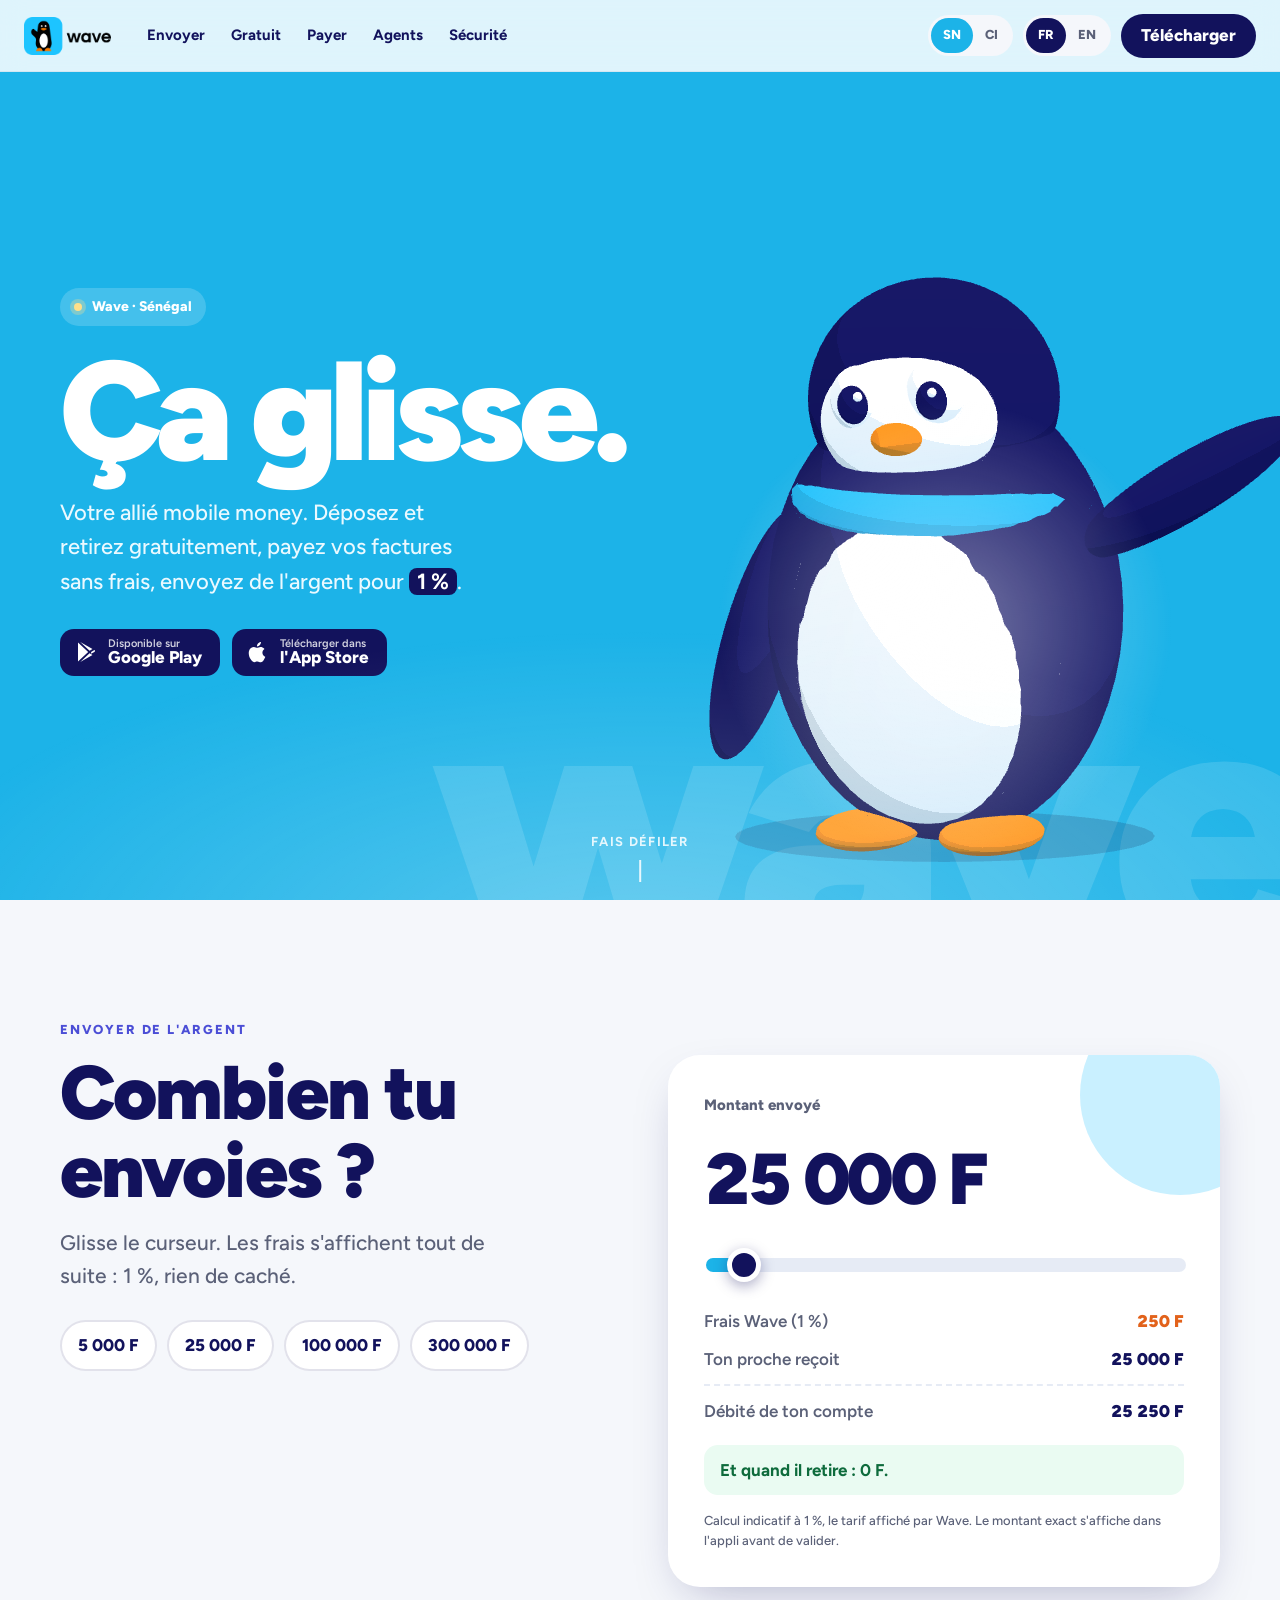
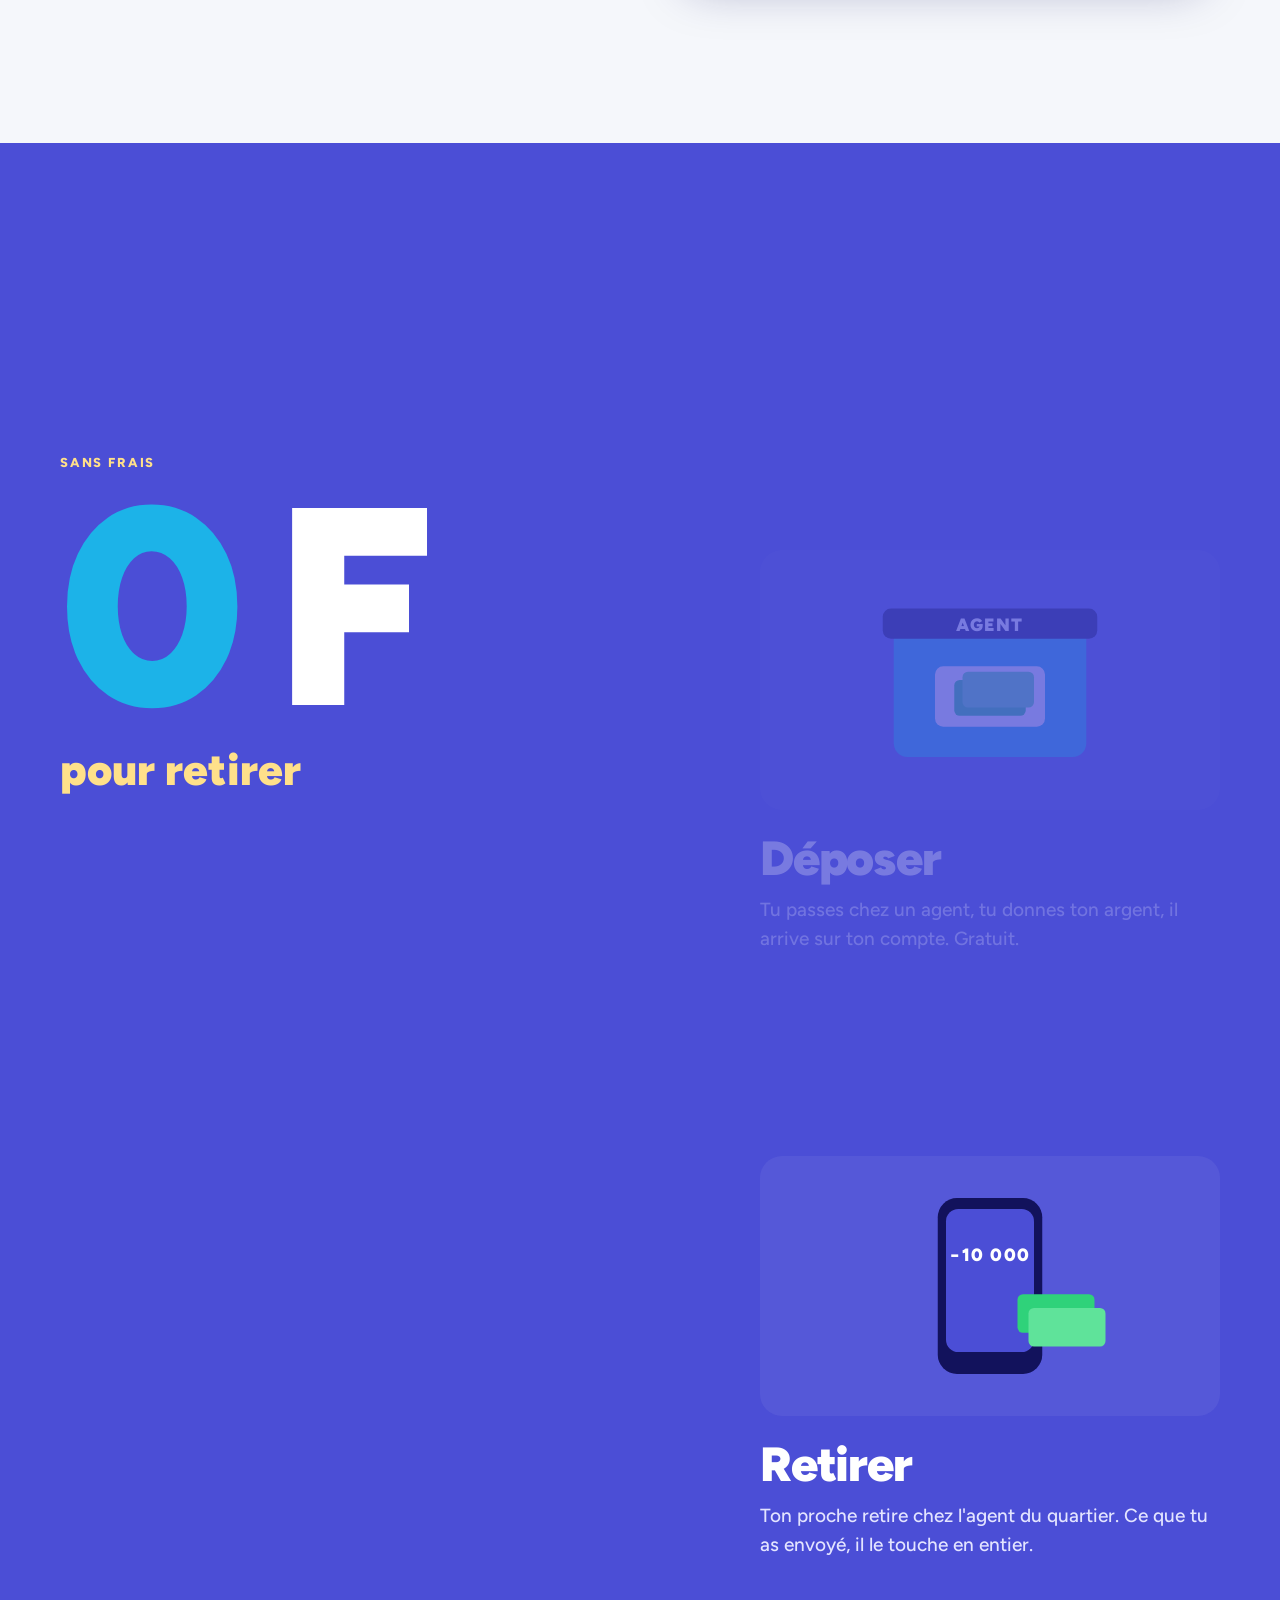
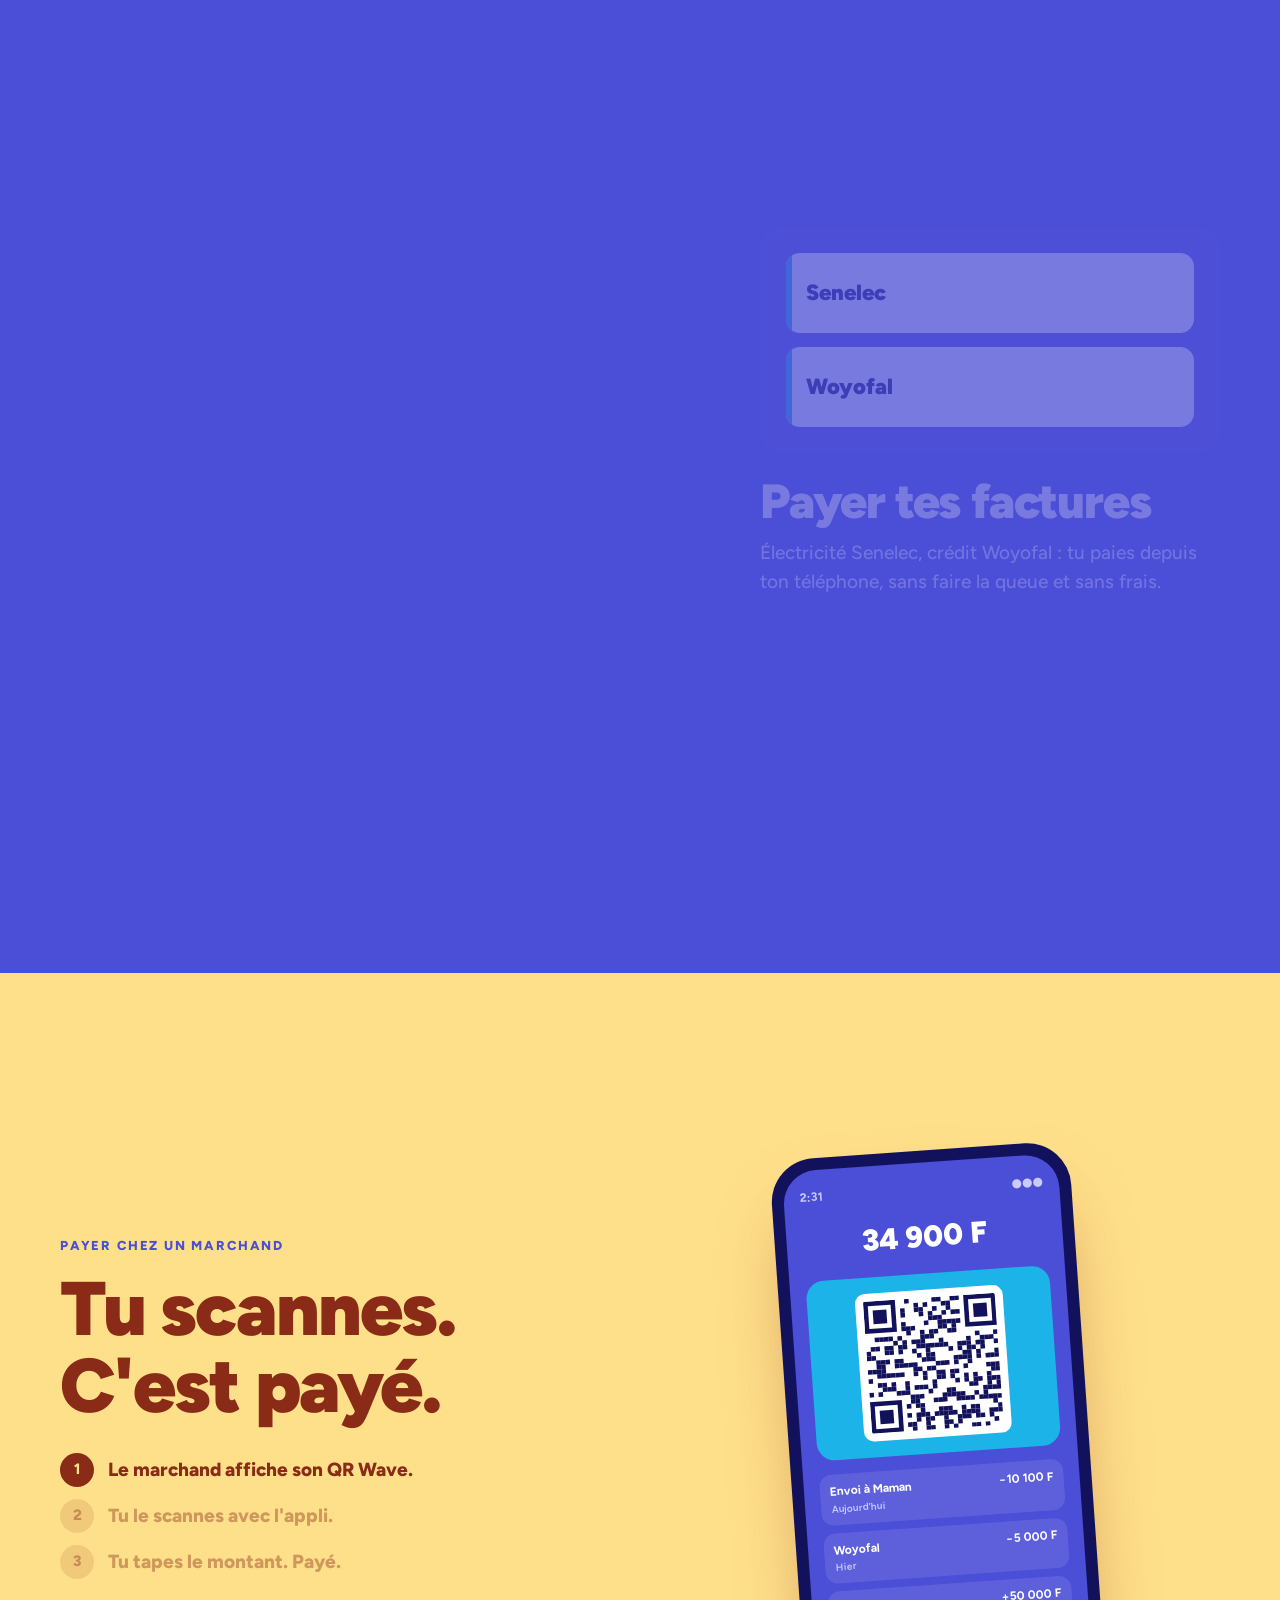
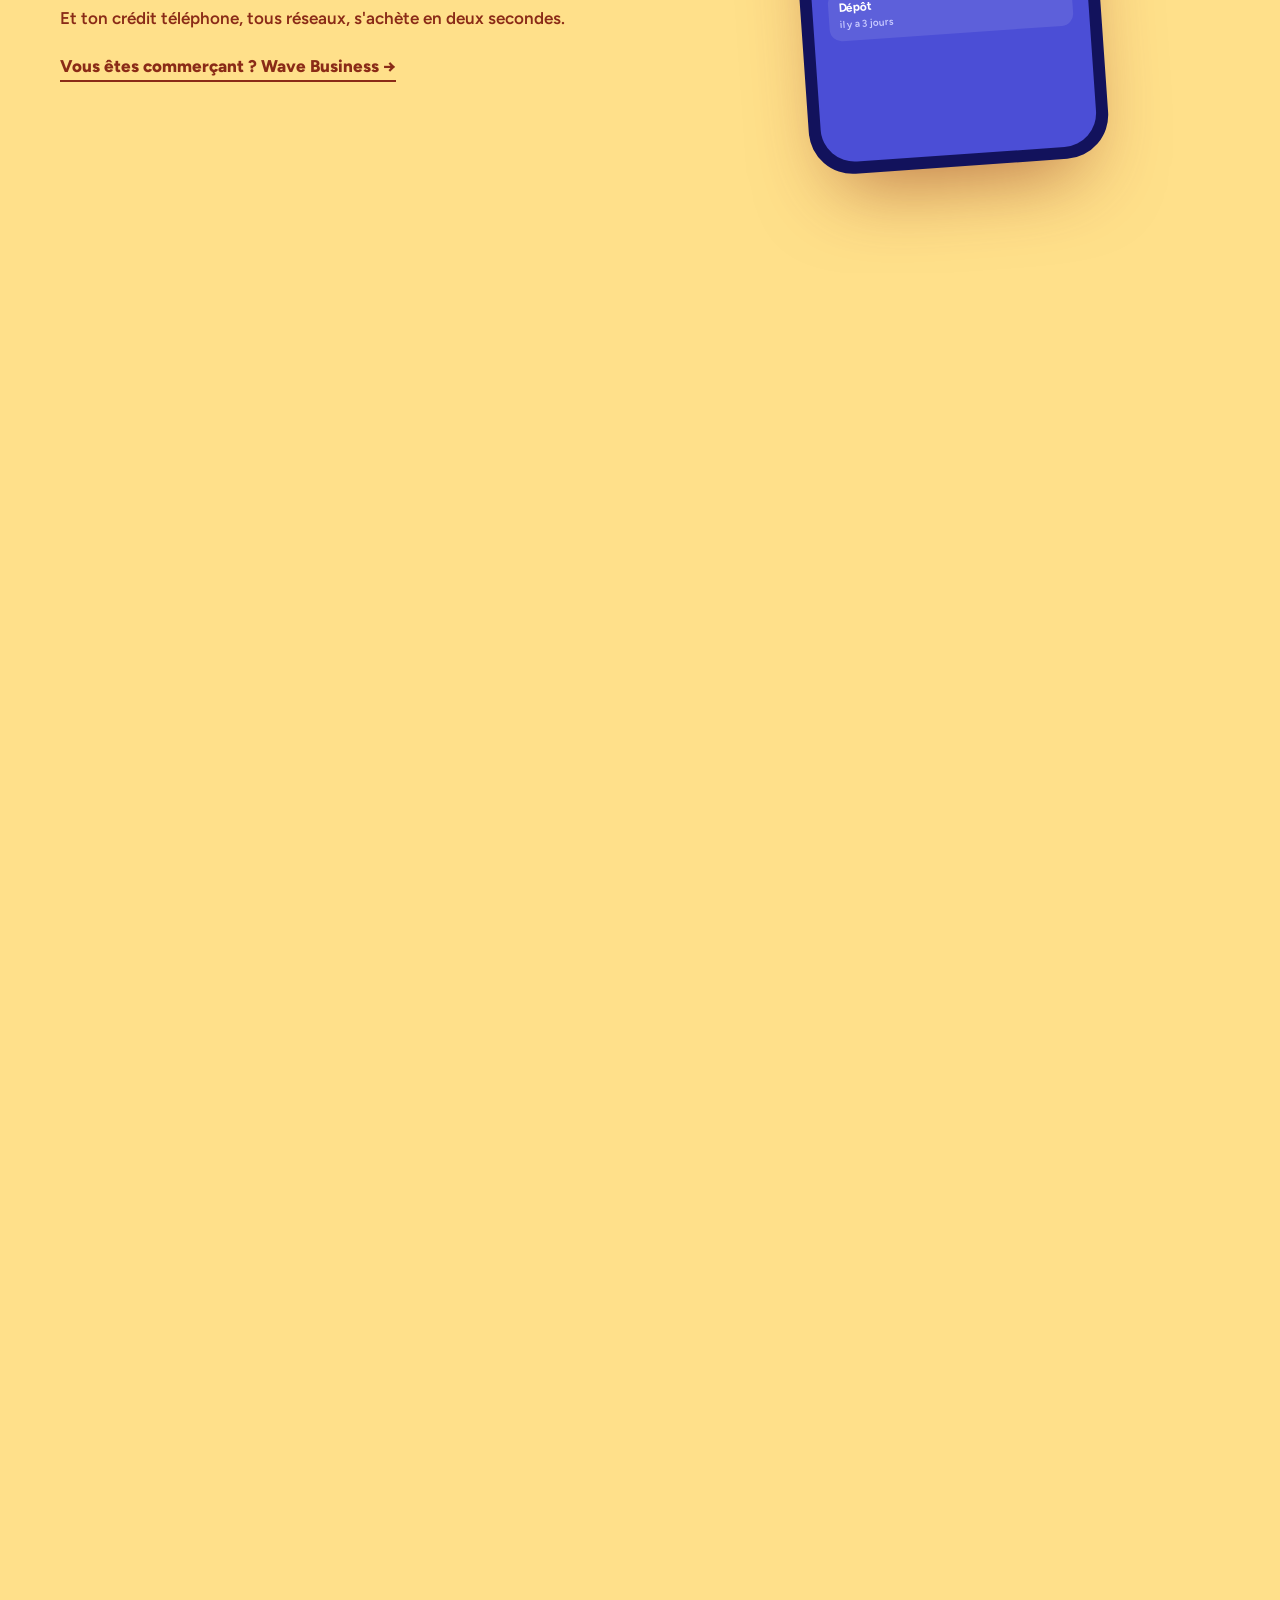
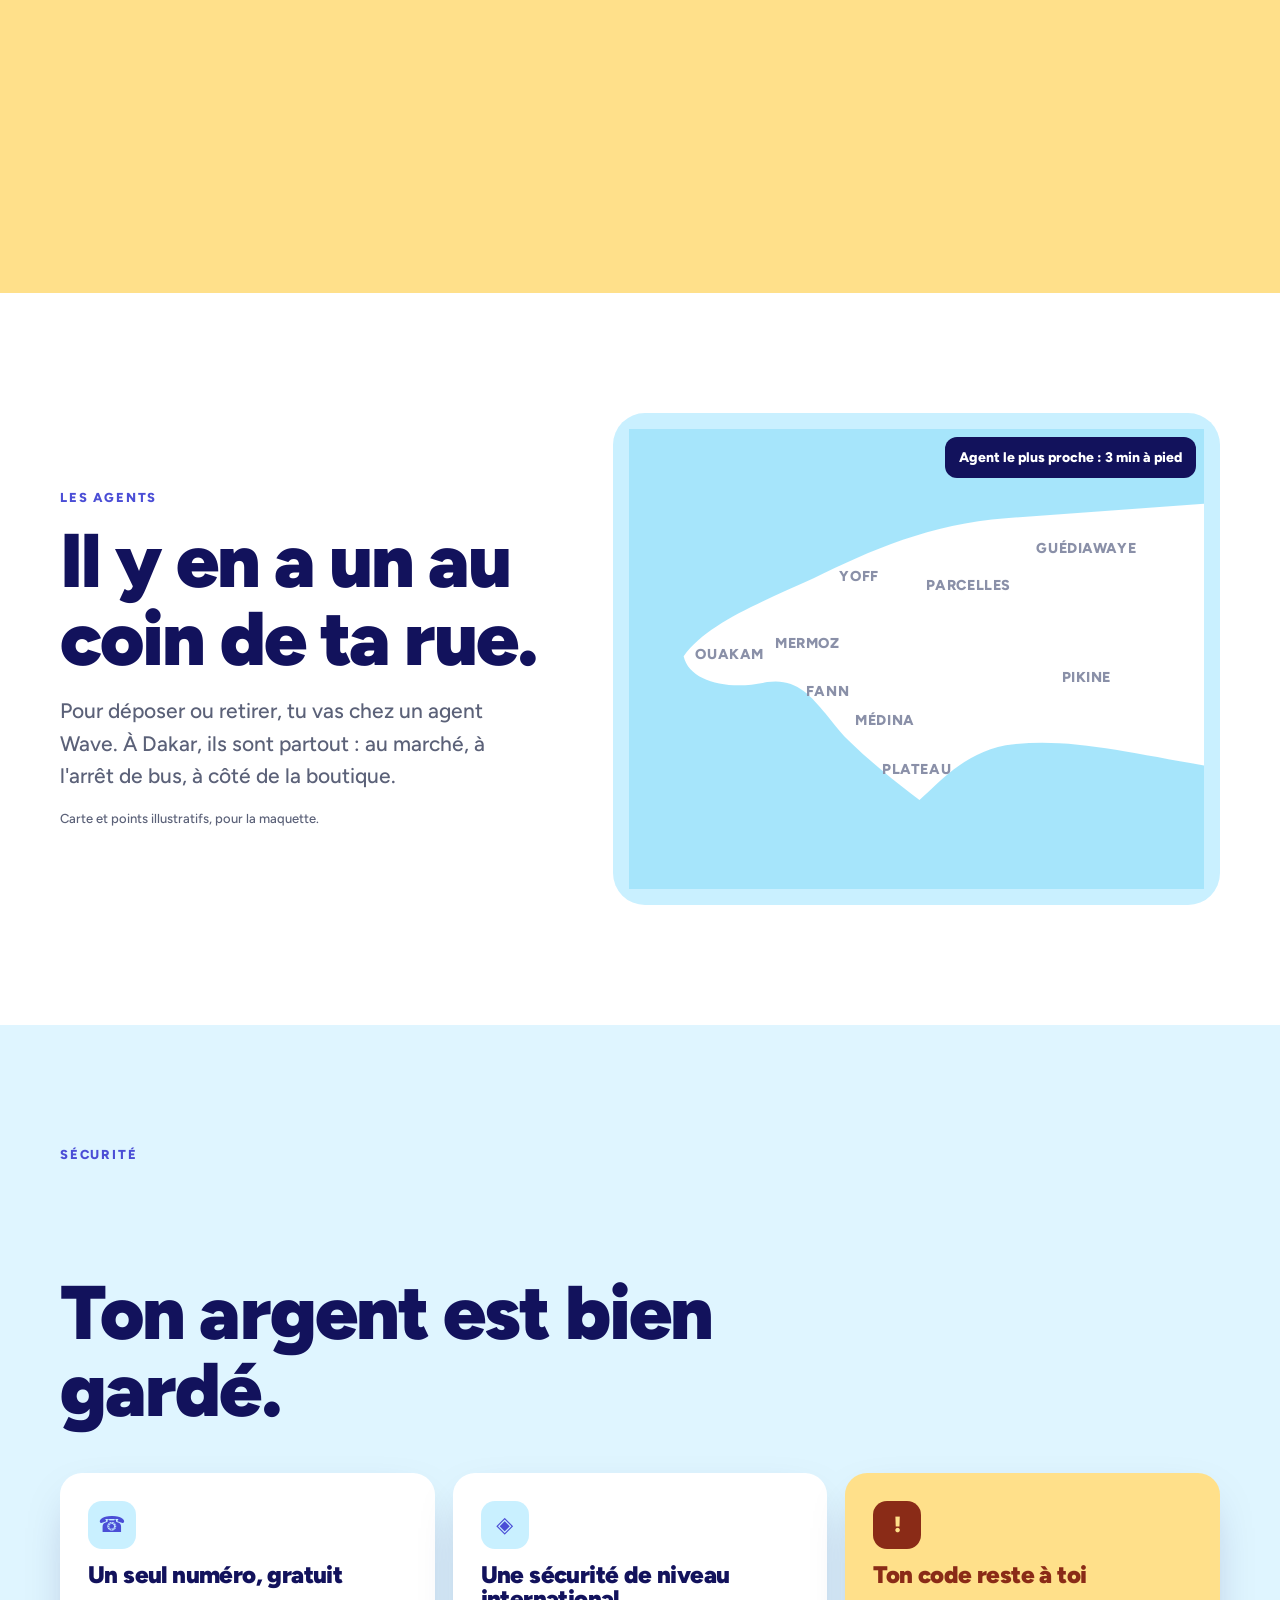
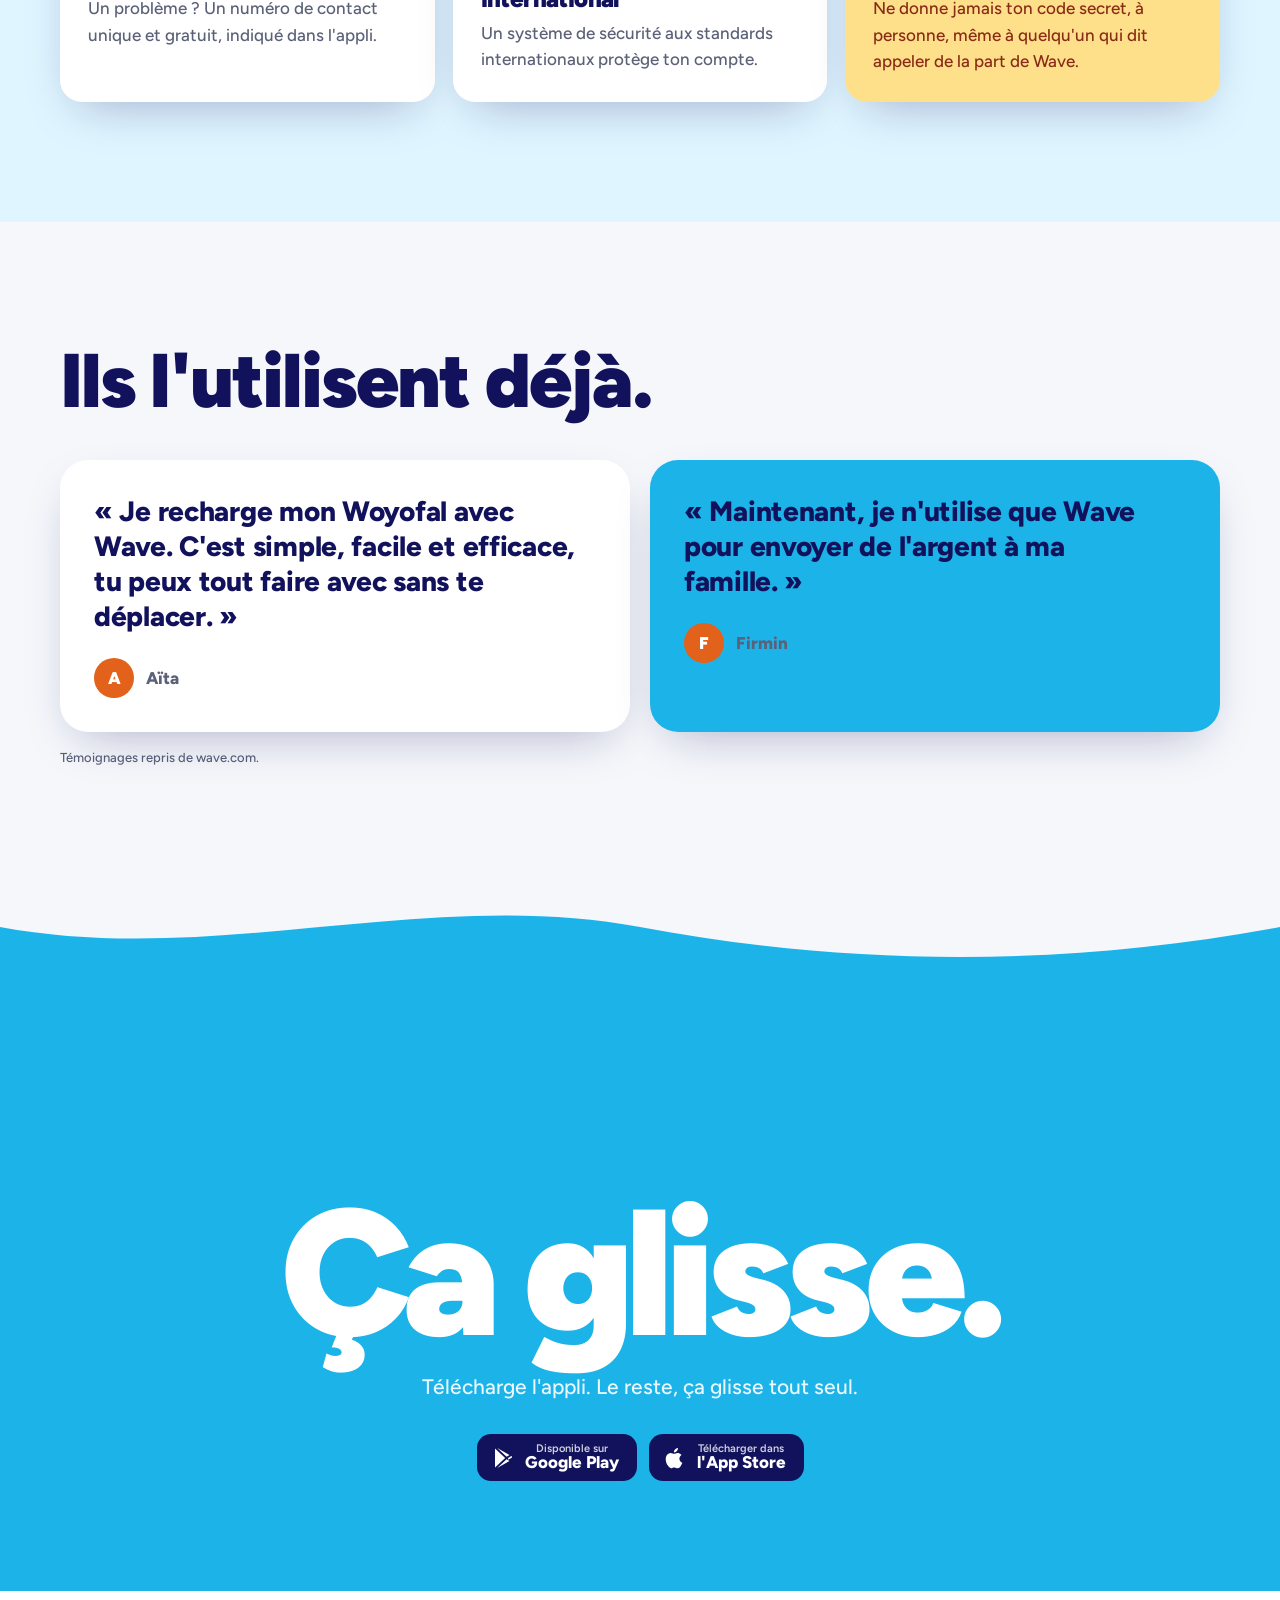
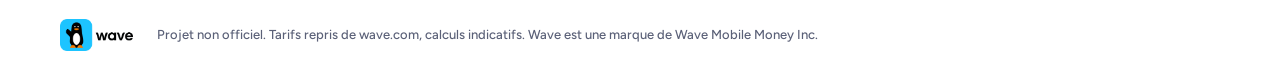
<file: site/index.html>
<!doctype html>
<html lang="fr">
<head>
<meta charset="utf-8">
<meta name="viewport" content="width=device-width, initial-scale=1">
<title>Wave — Ça glisse.</title>
<meta name="description" content="Wave, votre allié mobile money : dépôt et retrait gratuits, factures sans frais, transferts pour 1 %. Concept de site non officiel.">
<meta name="theme-color" content="#1cb3e8">
<link rel="icon" href="assets/img/favicon.svg" type="image/svg+xml">
<link rel="preconnect" href="https://fonts.googleapis.com"><link rel="preconnect" href="https://fonts.gstatic.com" crossorigin>
<link href="https://fonts.googleapis.com/css2?family=Figtree:wght@500;600;700;800;900&display=swap" rel="stylesheet">
<link rel="stylesheet" href="assets/css/wave.css?v=3">
</head>
<body>
<a class="saut" href="#contenu" data-i="saut">Aller au contenu</a>

<header class="top" id="top">
  <a class="top__logo" href="./" aria-label="Wave, accueil"><img src="assets/img/logo-wave.png" alt="Wave" width="140" height="48"></a>
  <nav class="top__nav" id="menu" aria-label="Navigation principale">
    <a href="#envoyer" data-i="nav1">Envoyer</a>
    <a href="#gratuit" data-i="nav2">Gratuit</a>
    <a href="#payer" data-i="nav3">Payer</a>
    <a href="#agents" data-i="nav4">Agents</a>
    <a href="#securite" data-i="nav5">Sécurité</a>
  </nav>
  <div class="top__outils">
    <div class="bascule" role="group" aria-label="Pays" data-i-aria="pays">
      <button type="button" data-pays="sn" aria-pressed="true">SN</button>
      <button type="button" data-pays="ci" aria-pressed="false">CI</button>
    </div>
    <div class="bascule bascule--fine" role="group" aria-label="Langue" data-i-aria="langue">
      <button type="button" data-lang="fr" aria-pressed="true">FR</button>
      <button type="button" data-lang="en" aria-pressed="false">EN</button>
    </div>
    <a class="btn btn--nuit top__cta js-store" href="#fin" data-i="cta">Télécharger</a>
    <button class="top__burger" id="burger" type="button" aria-expanded="false" aria-controls="menu" aria-label="Ouvrir le menu" data-i-aria="burger"><span></span><span></span></button>
  </div>
</header>

<main id="contenu">

<!-- 1. HÉROS : l'envoi glisse d'un téléphone à l'autre -->
<section class="hero" id="hero" aria-labelledby="hero-titre">
  <p class="hero__geant" aria-hidden="true">wave</p>
  <div class="hero__stick">
    <div class="hero__txt">
      <p class="kicker"><span class="kicker__point"></span><span id="h-kicker">Wave · Sénégal</span></p>
      <h1 class="hero__titre" id="hero-titre" data-i="h1">Ça glisse.</h1>
      <p class="hero__sous" data-i="hsous">Votre allié mobile money. Déposez et retirez gratuitement, payez vos factures sans frais, envoyez de l'argent pour <b>1&nbsp;%</b>.</p>
      <div class="stores">
        <a class="store js-store-play" href="https://play.google.com/store/apps/details?id=com.wave.personal" target="_blank" rel="noopener"><svg viewBox="0 0 24 24" aria-hidden="true"><path d="M4 2.5v19l10.2-9.5zM15.6 13.3 6.2 22l12.3-7zm0-2.6L6.2 2l12.3 7zm1.5 1.3 3.3-1.9a1 1 0 0 1 0 1.8L17.1 13.8z" fill="currentColor"/></svg><span><small data-i="play1">Disponible sur</small>Google Play</span></a>
        <a class="store js-store-ios" href="https://apps.apple.com/sn/app/wave-mobile-money/id1523884528" target="_blank" rel="noopener"><svg viewBox="0 0 24 24" aria-hidden="true"><path d="M16.4 12.6c0-2.4 2-3.6 2.1-3.7-1.2-1.7-3-1.9-3.6-2-1.5-.2-3 .9-3.8.9-.8 0-2-.9-3.3-.9-1.7 0-3.3 1-4.2 2.5-1.8 3.1-.5 7.7 1.3 10.2.9 1.2 1.9 2.6 3.2 2.6 1.3-.1 1.8-.8 3.3-.8 1.6 0 2 .8 3.4.8 1.4 0 2.3-1.3 3.1-2.5 1-1.4 1.4-2.8 1.4-2.9-.1 0-2.9-1.1-2.9-4.2zM13.9 5.1c.7-.9 1.2-2 1-3.1-1 0-2.2.7-2.9 1.5-.6.7-1.2 1.9-1 3 1.1.1 2.2-.6 2.9-1.4z" fill="currentColor"/></svg><span><small data-i="ios1">Télécharger dans</small>l'App Store</span></a>
      </div>
    </div>

    <div class="hero__place" aria-hidden="true"><div class="hero__halo"></div><div class="p-place" data-pingouin="coucou" data-ry="-0.35"></div></div>
    <p class="defile" data-i="defile">Fais défiler</p>
  </div>
</section>

<!-- 2. CALCULATEUR -->
<section class="calc" id="envoyer" aria-labelledby="calc-titre">
  <div class="enveloppe calc__grille">
    <div>
      <p class="etiq" data-i="c-etiq">Envoyer de l'argent</p>
      <h2 class="titre" id="calc-titre" data-i="c-titre">Combien tu envoies&nbsp;?</h2>
      <p class="chapo" data-i="c-chapo">Glisse le curseur. Les frais s'affichent tout de suite&nbsp;: 1&nbsp;%, rien de caché.</p>
      <div class="calc__puces" role="group" aria-label="Montants rapides" data-i-aria="c-puces">
        <button type="button" data-m="5000">5 000 F</button>
        <button type="button" data-m="25000">25 000 F</button>
        <button type="button" data-m="100000">100 000 F</button>
        <button type="button" data-m="300000">300 000 F</button>
      </div>
      <div class="p-place p-calc" data-pingouin="billets" data-ry="0.35" aria-hidden="true"></div>
    </div>
    <div class="calc__carte">
      <label class="calc__label" for="c-montant" data-i="c-label">Montant envoyé</label>
      <output class="calc__montant" id="c-sortie" for="c-montant">25 000 F</output>
      <input class="calc__curseur" id="c-montant" type="range" min="1000" max="500000" step="500" value="25000">
      <dl class="calc__detail">
        <div><dt data-i="c-frais">Frais Wave (1&nbsp;%)</dt><dd id="c-frais">250 F</dd></div>
        <div><dt data-i="c-recu">Ton proche reçoit</dt><dd id="c-recu">25 000 F</dd></div>
        <div class="calc__total"><dt data-i="c-total">Débité de ton compte</dt><dd id="c-total">25 250 F</dd></div>
      </dl>
      <p class="calc__retrait" data-i="c-retrait">Et quand il retire&nbsp;: <b>0&nbsp;F</b>.</p>
      <p class="note" data-i="c-note">Calcul indicatif à 1&nbsp;%, le tarif affiché par Wave. Le montant exact s'affiche dans l'appli avant de valider.</p>
    </div>
  </div>
</section>

<!-- 3. GRATUIT : un zéro qui reste, trois scènes qui passent -->
<section class="gratuit" id="gratuit" aria-labelledby="gratuit-titre">
  <div class="gratuit__stick">
    <p class="etiq etiq--clair" data-i="g-etiq">Sans frais</p>
    <div class="gratuit__zone"><h2 class="gratuit__zero" id="gratuit-titre"><span>0</span>&nbsp;F</h2>
      <div class="p-place p-zero-a" data-pingouin="glisse" data-ry="1.35" data-k="0.08" data-tenir="0" aria-hidden="true"></div>
      <div class="p-place p-zero-b" data-pingouin="glisse" data-ry="1.35" data-k="0.92" data-tenir="0" aria-hidden="true"></div></div>
    <p class="gratuit__mot" id="g-mot" aria-live="polite">pour déposer</p>
  </div>
  <div class="gratuit__scenes">
    <article class="scene-g" data-mot="pour déposer" data-mot-en="to deposit">
      <div class="scene-g__ill" aria-hidden="true">
        <svg viewBox="0 0 200 160"><rect x="30" y="40" width="140" height="96" rx="10" fill="#1cb3e8"/><rect x="22" y="28" width="156" height="22" rx="6" fill="#12125c"/><text x="100" y="44" class="ill-txt">AGENT</text><rect x="60" y="70" width="80" height="44" rx="6" fill="#fff"/><g class="ill-billets"><rect x="74" y="80" width="52" height="26" rx="4" fill="#2fd27a"/><rect x="80" y="74" width="52" height="26" rx="4" fill="#5fe39a"/></g></svg>
      </div>
      <h3 data-i="g1t">Déposer</h3>
      <p data-i="g1p">Tu passes chez un agent, tu donnes ton argent, il arrive sur ton compte. Gratuit.</p>
    </article>
    <article class="scene-g" data-mot="pour retirer" data-mot-en="to withdraw">
      <div class="scene-g__ill" aria-hidden="true">
        <svg viewBox="0 0 200 160"><rect x="62" y="16" width="76" height="128" rx="14" fill="#12125c"/><rect x="68" y="24" width="64" height="104" rx="9" fill="#4b4ed6"/><text x="100" y="62" class="ill-txt">−10 000</text><g class="ill-sortie"><rect x="120" y="86" width="56" height="28" rx="4" fill="#2fd27a"/><rect x="128" y="96" width="56" height="28" rx="4" fill="#5fe39a"/></g></svg>
      </div>
      <h3 data-i="g2t">Retirer</h3>
      <p data-i="g2p">Ton proche retire chez l'agent du quartier. Ce que tu as envoyé, il le touche en entier.</p>
    </article>
    <article class="scene-g" data-mot="pour tes factures" data-mot-en="for your bills">
      <div class="scene-g__ill scene-g__ill--factures" aria-hidden="true">
        <div class="facture"><span class="facture__nom" id="f1">Senelec</span><span class="facture__tampon">0 F</span></div>
        <div class="facture"><span class="facture__nom" id="f2">Woyofal</span><span class="facture__tampon">0 F</span></div>
      </div>
      <h3 data-i="g3t">Payer tes factures</h3>
      <p id="g3p">Électricité, crédit Woyofal&nbsp;: tu paies depuis ton téléphone, sans faire la queue et sans frais.</p>
    </article>
  </div>
</section>

<!-- 4. PAYER : le QR -->
<section class="payer" id="payer" aria-labelledby="payer-titre">
  <div class="payer__stick">
    <div class="payer__txt">
      <p class="etiq" data-i="p-etiq">Payer chez un marchand</p>
      <h2 class="titre" id="payer-titre" data-i="p-titre">Tu scannes.<br>C'est payé.</h2>
      <ol class="payer__etapes">
        <li data-pas="0" data-i="p1">Le marchand affiche son QR Wave.</li>
        <li data-pas="1" data-i="p2">Tu le scannes avec l'appli.</li>
        <li data-pas="2" data-i="p3">Tu tapes le montant. Payé.</li>
      </ol>
      <p class="payer__bonus" data-i="p-credit">Et ton crédit téléphone, tous réseaux, s'achète en deux secondes.</p>
      <a class="lien" href="https://www.wave.com/fr/business/" target="_blank" rel="noopener" data-i="p-biz">Vous êtes commerçant&nbsp;? Wave Business →</a>
    </div>
    <div class="payer__tel" aria-hidden="true">
      <div class="p-place p-payer" data-pingouin="qr" data-ry="0.45" data-k="0.74"></div>
      <div class="mobile">
        <div class="mobile__ecran">
          <div class="mobile__haut"><span id="p-heure">9:41</span><span>●●●</span></div>
          <p class="mobile__solde" id="p-solde">34 900 F</p>
          <div class="mobile__qr">
            <svg viewBox="0 0 29 29" class="qr" id="qr"></svg>
            <span class="mobile__scan"></span>
          </div>
          <div class="mobile__ok">
            <span class="mobile__coche">✓</span>
            <b id="p-marchand">Dibiterie Chez Fatou</b>
            <span>2 500 F</span>
            <small data-i="p-ex">Exemple</small>
          </div>
          <ul class="mobile__liste" id="p-liste"></ul>
        </div>
      </div>
    </div>
  </div>
</section>

<!-- 5. AGENTS -->
<section class="agents" id="agents" aria-labelledby="agents-titre">
  <div class="enveloppe agents__grille">
    <div>
      <p class="etiq" data-i="a-etiq">Les agents</p>
      <h2 class="titre" id="agents-titre" data-i="a-titre">Il y en a un au coin de ta rue.</h2>
      <p class="chapo" id="a-chapo">Pour déposer ou retirer, tu vas chez un agent Wave. À Dakar, ils sont partout&nbsp;: au marché, à l'arrêt de bus, à côté de la boutique.</p>
      <p class="note" data-i="a-note">Carte et points illustratifs, pour la maquette.</p>
    </div>
    <figure class="carte" id="carte" aria-label="Carte illustrative des agents">
      <svg viewBox="0 0 400 320" id="carte-svg"></svg>
      <div class="p-place p-agents" id="p-agents" data-pingouin="marche" data-ry="0" aria-hidden="true"></div>
      <figcaption class="carte__bulle" id="carte-bulle">Agent le plus proche : 3 min à pied</figcaption>
    </figure>
  </div>
</section>

<!-- 6. SÉCURITÉ -->
<section class="secu" id="securite" aria-labelledby="secu-titre">
  <div class="enveloppe">
    <p class="etiq" data-i="s-etiq">Sécurité</p>
    <div class="secu__tete"><h2 class="titre" id="secu-titre" data-i="s-titre">Ton argent est bien gardé.</h2>
    <div class="p-place p-secu" data-pingouin="gardien" data-ry="-0.3" aria-hidden="true"></div></div>
    <div class="secu__grille">
      <article class="tuile"><span class="tuile__ic" aria-hidden="true">☎</span><h3 data-i="s1t">Un seul numéro, gratuit</h3><p data-i="s1p">Un problème&nbsp;? Un numéro de contact unique et gratuit, indiqué dans l'appli.</p></article>
      <article class="tuile"><span class="tuile__ic" aria-hidden="true">◈</span><h3 data-i="s2t">Une sécurité de niveau international</h3><p data-i="s2p">Un système de sécurité aux standards internationaux protège ton compte.</p></article>
      <article class="tuile tuile--conseil"><span class="tuile__ic" aria-hidden="true">!</span><h3 data-i="s3t">Ton code reste à toi</h3><p data-i="s3p">Ne donne jamais ton code secret, à personne, même à quelqu'un qui dit appeler de la part de Wave.</p></article>
    </div>
  </div>
</section>

<!-- 7. AVIS -->
<section class="avis" aria-labelledby="avis-titre">
  <div class="enveloppe">
    <h2 class="titre" id="avis-titre" data-i="v-titre">Ils l'utilisent déjà.</h2>
    <div class="avis__grille">
      <figure class="avis__carte avis__carte--a">
        <blockquote data-i="v1">«&nbsp;Je recharge mon Woyofal avec Wave. C'est simple, facile et efficace, tu peux tout faire avec sans te déplacer.&nbsp;»</blockquote>
        <figcaption><span class="avis__ini" aria-hidden="true">A</span>Aïta</figcaption>
      </figure>
      <figure class="avis__carte avis__carte--b">
        <div class="p-place p-avis" data-pingouin="debout" data-ry="-0.2" aria-hidden="true"></div>
        <blockquote data-i="v2">«&nbsp;Maintenant, je n'utilise que Wave pour envoyer de l'argent à ma famille.&nbsp;»</blockquote>
        <figcaption><span class="avis__ini" aria-hidden="true">F</span>Firmin</figcaption>
      </figure>
    </div>
    <p class="note" data-i="v-note">Témoignages repris de wave.com.</p>
  </div>
</section>

<!-- 8. FIN -->
<section class="fin" id="fin" aria-labelledby="fin-titre">
  <svg class="fin__vague" viewBox="0 0 1440 120" preserveAspectRatio="none" aria-hidden="true"><path d="M0 60 C 240 0, 480 120, 720 60 S 1200 0, 1440 60 V120 H0 Z" fill="currentColor"/></svg>
  <div class="enveloppe fin__in">
    <div class="p-place p-fin" data-pingouin="coucou" data-ry="0.2" aria-hidden="true"></div>
    <h2 class="fin__titre" id="fin-titre" data-i="f-titre">Ça glisse.</h2>
    <p class="chapo chapo--clair" data-i="f-chapo">Télécharge l'appli. Le reste, ça glisse tout seul.</p>
    <div class="stores stores--centre">
      <a class="store js-store-play" href="https://play.google.com/store/apps/details?id=com.wave.personal" target="_blank" rel="noopener"><svg viewBox="0 0 24 24" aria-hidden="true"><path d="M4 2.5v19l10.2-9.5zM15.6 13.3 6.2 22l12.3-7zm0-2.6L6.2 2l12.3 7zm1.5 1.3 3.3-1.9a1 1 0 0 1 0 1.8L17.1 13.8z" fill="currentColor"/></svg><span><small data-i="play1">Disponible sur</small>Google Play</span></a>
      <a class="store js-store-ios" href="https://apps.apple.com/sn/app/wave-mobile-money/id1523884528" target="_blank" rel="noopener"><svg viewBox="0 0 24 24" aria-hidden="true"><path d="M16.4 12.6c0-2.4 2-3.6 2.1-3.7-1.2-1.7-3-1.9-3.6-2-1.5-.2-3 .9-3.8.9-.8 0-2-.9-3.3-.9-1.7 0-3.3 1-4.2 2.5-1.8 3.1-.5 7.7 1.3 10.2.9 1.2 1.9 2.6 3.2 2.6 1.3-.1 1.8-.8 3.3-.8 1.6 0 2 .8 3.4.8 1.4 0 2.3-1.3 3.1-2.5 1-1.4 1.4-2.8 1.4-2.9-.1 0-2.9-1.1-2.9-4.2zM13.9 5.1c.7-.9 1.2-2 1-3.1-1 0-2.2.7-2.9 1.5-.6.7-1.2 1.9-1 3 1.1.1 2.2-.6 2.9-1.4z" fill="currentColor"/></svg><span><small data-i="ios1">Télécharger dans</small>l'App Store</span></a>
    </div>
  </div>
</section>
</main>

<footer class="pied">
  <div class="enveloppe pied__in">
    <img src="assets/img/logo-wave.png" alt="Wave" width="112" height="38">
    <p data-i="pied">Projet non officiel. Tarifs repris de wave.com, calculs indicatifs. Wave est une marque de Wave Mobile Money Inc.</p>
  </div>
</footer>

<canvas class="calque3d" id="calque3d" aria-hidden="true"></canvas>
<script src="assets/js/wave.js?v=3"></script>
<script type="module" src="assets/js/scene3d.js?v=2"></script>
</body>
</html>
</file>
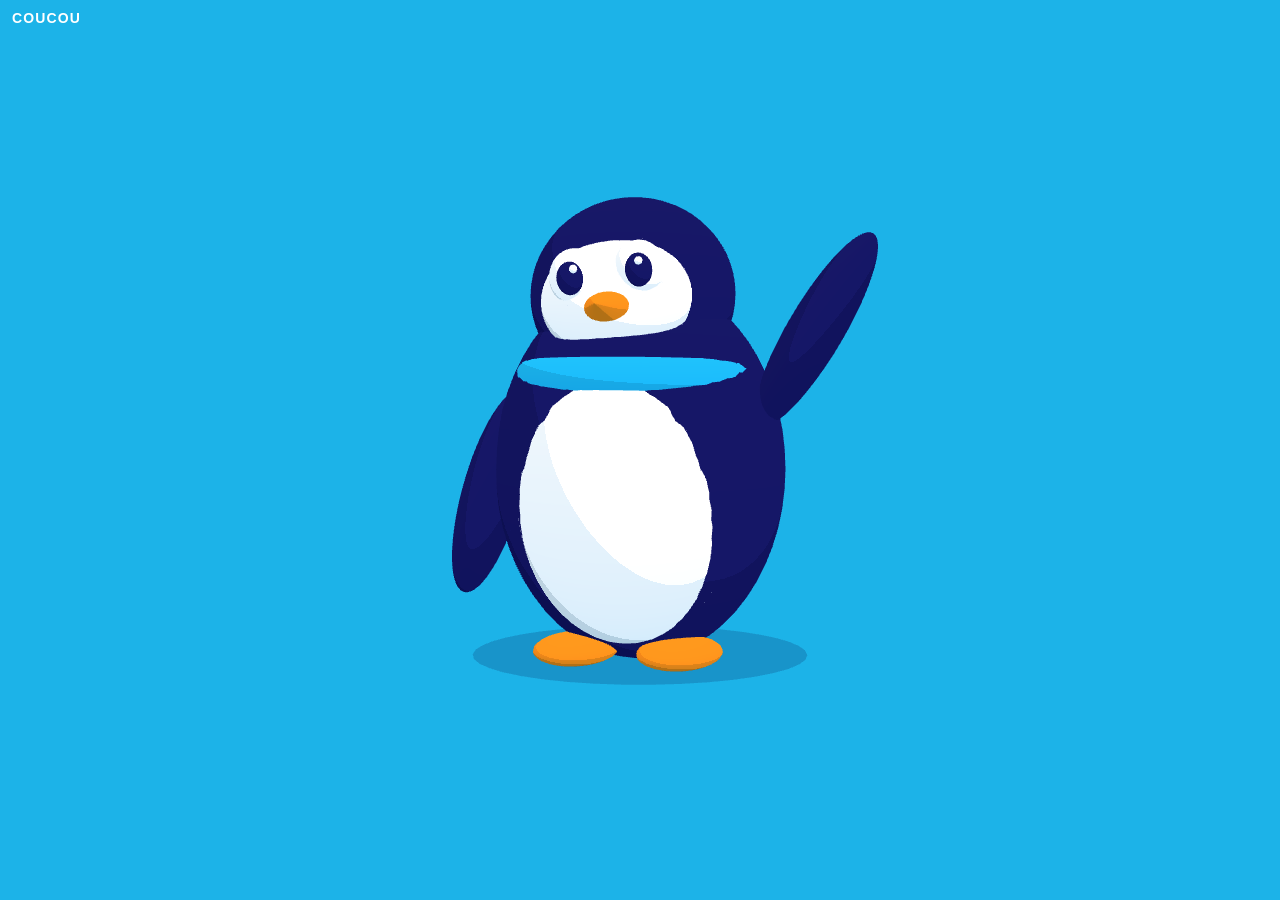
<file: site/essai-pingouin.html>
<!doctype html>
<html lang="fr"><head><meta charset="utf-8"><meta name="viewport" content="width=device-width, initial-scale=1"><title>Essai pingouin</title>
<style>html,body{margin:0;height:100%;background:#1cb3e8;overflow:hidden;font:700 14px Figtree,Arial,sans-serif}canvas{display:block}
#n{position:absolute;left:12px;top:10px;color:#fff;letter-spacing:.08em;text-transform:uppercase}</style></head>
<body><div id="n"></div>
<script type="module">
import * as THREE from './assets/vendor/three.module.min.js';
import { creerPingouin, POSES } from './assets/js/pingouin.js';
const q = new URLSearchParams(location.search), pose = q.get('pose') || 'coucou', t0 = +(q.get('t') || 0.4);
document.getElementById('n').textContent = pose;
document.body.style.background = q.get('fond') || '#1cb3e8';
const r = new THREE.WebGLRenderer({ antialias: true, alpha: true }); r.setPixelRatio(devicePixelRatio); r.setSize(innerWidth, innerHeight); document.body.appendChild(r.domElement);
const sc = new THREE.Scene();
const cam = new THREE.PerspectiveCamera(30, innerWidth / innerHeight, .1, 100); cam.position.set(0, 1.6, 9); cam.lookAt(0, 1.1, 0);
sc.add(new THREE.HemisphereLight(0xffffff, 0x9fdcff, 1.6)); const d = new THREE.DirectionalLight(0xffffff, 2.2); d.position.set(3, 6, 5); sc.add(d);
const p = creerPingouin(); sc.add(p.racine); p.appliquer({ ...POSES[pose], billets: pose === 'billets' ? .75 : POSES[pose].billets });
p.racine.rotation.y = +(q.get('ry') || (pose === 'glisse' ? .9 : -.25));
const boucle = t => { p.animer(t0 + t / 1000); r.render(sc, cam); requestAnimationFrame(boucle); }; requestAnimationFrame(boucle);
</script></body></html>
</file>
<file: site/assets/css/wave.css>
/* WAVE — concept « Ça glisse » (non officiel) */
:root{
  --ciel:#1cb3e8; --ciel-clair:#c9f0ff; --indigo:#4b4ed6; --nuit:#12125c; --encre:#1d1d3b;
  --orange:#e2621b; --sable:#ffe08a; --brique:#8a2b17; --vert:#2fd27a;
  --fond:#f5f7fb; --blanc:#fff; --gris:#5b6178;
  --r:22px; --ombre:0 18px 50px -20px rgba(18,18,92,.35);
  --haut:72px;
}
*{box-sizing:border-box}
html{scroll-behavior:smooth;-webkit-text-size-adjust:100%}
body{margin:0;background:var(--fond);color:var(--encre);font:500 17px/1.55 Figtree,system-ui,sans-serif;overflow-x:hidden}
img,svg{display:block;max-width:100%}
a{color:inherit}
button{font:inherit;cursor:pointer}
h1,h2,h3{margin:0;font-weight:900;letter-spacing:-.025em;line-height:1.02;color:var(--nuit)}
p{margin:0}
.saut{position:absolute;left:-999px;top:8px;background:var(--nuit);color:#fff;padding:10px 16px;border-radius:10px;z-index:100}
.saut:focus{left:16px}
:focus-visible{outline:3px solid var(--orange);outline-offset:3px;border-radius:6px}
.enveloppe{width:min(1160px,100% - 32px);margin-inline:auto}
.etiq{font-weight:800;font-size:13px;letter-spacing:.14em;text-transform:uppercase;color:var(--indigo);margin-bottom:14px}
.etiq--clair{color:var(--sable)}
.titre{font-size:clamp(38px,6vw,76px)}
.titre--clair{color:#fff}
.chapo{font-size:clamp(18px,2vw,21px);color:var(--gris);margin-top:18px;max-width:34ch}
.chapo--clair{color:#e9f8ff}
.note{font-size:13px;color:var(--gris);margin-top:16px}
.lien{display:inline-block;margin-top:22px;font-weight:800;color:var(--indigo);text-decoration:none;border-bottom:2px solid currentColor}
.btn{display:inline-flex;align-items:center;justify-content:center;height:44px;padding:0 20px;border-radius:999px;font-weight:800;text-decoration:none;border:0}
.btn--nuit{background:var(--nuit);color:#fff}

/* ---------- en-tête ---------- */
.top{position:fixed;inset:0 0 auto;z-index:50;height:var(--haut);display:flex;align-items:center;gap:24px;padding:0 24px;background:rgba(255,255,255,.86);backdrop-filter:blur(14px);-webkit-backdrop-filter:blur(14px);border-bottom:1px solid rgba(18,18,92,.06)}
.top__logo img{height:38px;width:auto}
.top__nav{display:flex;gap:26px;margin-left:12px}
.top__nav a{text-decoration:none;font-weight:700;color:var(--nuit);font-size:15px}
.top__nav a:hover{color:var(--indigo)}
.top__outils{margin-left:auto;display:flex;align-items:center;gap:10px}
.bascule{display:flex;background:var(--fond);border-radius:999px;padding:3px}
.bascule button{border:0;background:none;border-radius:999px;padding:7px 12px;font-weight:800;font-size:13px;color:var(--gris)}
.bascule button[aria-pressed="true"]{background:var(--ciel);color:#fff}
.bascule--fine button[aria-pressed="true"]{background:var(--nuit)}
.top__burger{display:none;width:44px;height:44px;border:0;background:var(--fond);border-radius:12px;flex-direction:column;align-items:center;justify-content:center;gap:6px}
.top__burger span{width:18px;height:2px;background:var(--nuit);border-radius:2px;transition:transform .25s}
.top__burger[aria-expanded="true"] span:first-child{transform:translateY(4px) rotate(45deg)}
.top__burger[aria-expanded="true"] span:last-child{transform:translateY(-4px) rotate(-45deg)}

/* ---------- héros ---------- */
.hero{background:var(--ciel);position:relative;overflow:hidden}
.hero__stick{position:relative;min-height:100vh;min-height:100svh;display:grid;grid-template-columns:1.05fr 1fr;align-items:center;gap:32px;padding:calc(var(--haut) + 16px) max(24px,(100vw - 1160px)/2) 24px;overflow:hidden}
.hero__stick::before{content:"";position:absolute;inset:auto -10% -40% -10%;height:70%;background:radial-gradient(closest-side,rgba(255,255,255,.25),transparent);pointer-events:none}
.kicker{display:inline-flex;align-items:center;gap:10px;background:rgba(255,255,255,.18);color:#fff;font-weight:800;font-size:14px;padding:8px 14px;border-radius:999px;margin-bottom:22px}
.kicker__point{width:8px;height:8px;border-radius:50%;background:var(--sable);box-shadow:0 0 0 4px rgba(255,224,138,.3)}
.hero__titre{color:#fff;font-size:clamp(64px,11vw,156px);letter-spacing:-.05em;line-height:.9}
.hero__sous{color:#eaf9ff;font-size:clamp(18px,1.8vw,22px);margin-top:22px;max-width:30ch}
.hero__sous b{color:#fff;background:var(--nuit);padding:0 8px;border-radius:8px}
.stores{display:flex;gap:12px;margin-top:30px;flex-wrap:wrap}
.stores--centre{justify-content:center}
.store{display:inline-flex;align-items:center;gap:10px;background:var(--nuit);color:#fff;text-decoration:none;padding:9px 18px 9px 14px;border-radius:14px;font-weight:800;font-size:17px;line-height:1.05}
.store svg{width:24px;height:24px}
.store small{display:block;font-weight:600;font-size:11px;opacity:.8}
.scene{position:relative;height:100%;max-height:640px;display:flex;flex-direction:column;justify-content:center}
.scene__svg{width:100%;height:auto;max-height:calc(100svh - var(--haut) - 120px);overflow:visible}
.v-fond{fill:none;stroke:rgba(255,255,255,.28);stroke-width:14;stroke-linecap:round;stroke-dasharray:2 22}
.v-trace{fill:none;stroke:url(#g-vague);stroke-width:14;stroke-linecap:round}
.tel__corps{fill:var(--nuit)}
.tel__ecran{fill:var(--indigo)}
.tel__nom{fill:#c9cbff;font:700 12px Figtree,sans-serif;text-anchor:middle}
.tel__solde{fill:#fff;font:900 24px Figtree,sans-serif;text-anchor:middle;letter-spacing:-.02em}
.tel__ligne{fill:#c9cbff;font:700 11px Figtree,sans-serif;text-anchor:middle}
.tel__ligne--ok.on{fill:var(--vert)}
.billet{font:900 9px Figtree,sans-serif;fill:#12125c;text-anchor:middle}
.etiquette rect{fill:#fff}
.etiquette text{font:900 15px Figtree,sans-serif;fill:var(--nuit);text-anchor:middle}
.surfeur,.etiquette{transition:opacity .3s}
.legendes{list-style:none;margin:8px 0 0;padding:0;position:relative;height:3.4em}
.legendes li{position:absolute;inset:0;text-align:center;color:#fff;font-weight:800;font-size:clamp(18px,2vw,24px);opacity:0;transform:translateY(10px);transition:opacity .35s,transform .45s}
.legendes li.on{opacity:1;transform:none}
.defile{position:absolute;left:50%;bottom:18px;transform:translateX(-50%);color:#fff;font-weight:700;font-size:13px;letter-spacing:.1em;text-transform:uppercase;opacity:.85;transition:opacity .3s}
.defile::after{content:"";display:block;width:2px;height:22px;background:#fff;margin:8px auto 0;animation:goutte 1.6s infinite}
@keyframes goutte{0%{transform:scaleY(0);transform-origin:top}50%{transform:scaleY(1);transform-origin:top}51%{transform-origin:bottom}100%{transform:scaleY(0);transform-origin:bottom}}

/* ---------- calculateur ---------- */
.calc{padding:120px 0;background:var(--fond)}
.calc__grille{display:grid;grid-template-columns:1fr 1fr;gap:56px;align-items:center}
.calc__puces{display:flex;flex-wrap:wrap;gap:10px;margin-top:28px}
.calc__puces button{border:2px solid rgba(18,18,92,.12);background:#fff;border-radius:999px;padding:10px 16px;font-weight:800;color:var(--nuit)}
.calc__puces button[aria-pressed="true"],.calc__puces button:hover{border-color:var(--ciel);color:var(--ciel)}
.calc__carte{background:#fff;border-radius:32px;padding:36px;box-shadow:var(--ombre);position:relative;overflow:hidden}
.calc__carte::before{content:"";position:absolute;right:-60px;top:-60px;width:200px;height:200px;border-radius:50%;background:var(--ciel-clair)}
.calc__label{position:relative;font-weight:800;color:var(--gris);font-size:15px}
.calc__montant{position:relative;display:block;font-weight:900;font-size:clamp(44px,6vw,72px);letter-spacing:-.04em;color:var(--nuit);margin:6px 0 18px;font-variant-numeric:tabular-nums}
.calc__curseur{width:100%;-webkit-appearance:none;appearance:none;height:14px;border-radius:999px;background:linear-gradient(90deg,var(--ciel) var(--p,5%),#e6ebf5 var(--p,5%));outline-offset:6px}
.calc__curseur::-webkit-slider-thumb{-webkit-appearance:none;width:34px;height:34px;border-radius:50%;background:var(--nuit);border:5px solid #fff;box-shadow:0 4px 14px rgba(18,18,92,.35);cursor:grab}
.calc__curseur::-moz-range-thumb{width:26px;height:26px;border-radius:50%;background:var(--nuit);border:5px solid #fff;cursor:grab}
.calc__detail{margin:28px 0 0;display:grid;gap:12px}
.calc__detail div{display:flex;justify-content:space-between;gap:16px;font-size:17px}
.calc__detail dt{color:var(--gris);font-weight:600}
.calc__detail dd{margin:0;font-weight:900;color:var(--nuit);font-variant-numeric:tabular-nums}
.calc__total{border-top:2px dashed #e6ebf5;padding-top:12px}
#c-frais{color:var(--orange)}
.calc__retrait{margin-top:20px;background:#eafbf2;color:#0e6b3c;font-weight:700;padding:12px 16px;border-radius:14px}

/* ---------- gratuit ---------- */
.gratuit{background:var(--indigo);color:#fff;display:grid;grid-template-columns:1fr 1fr;padding:0 max(16px,(100vw - 1160px)/2)}
.gratuit__stick{position:sticky;top:0;height:100vh;height:100svh;display:flex;flex-direction:column;justify-content:center;padding-top:var(--haut)}
.gratuit__zero{color:#fff;font-size:clamp(120px,22vw,300px);letter-spacing:-.06em;line-height:.85}
.gratuit__zero span{color:var(--ciel)}
.gratuit__mot{font-size:clamp(26px,3.4vw,44px);font-weight:900;color:var(--sable);margin-top:10px;min-height:1.2em;transition:opacity .25s}
.gratuit__mot.change{opacity:0}
.gratuit__scenes{padding:30vh 0}
.scene-g{min-height:70vh;display:flex;flex-direction:column;justify-content:center;max-width:460px;margin-left:auto;opacity:.25;transform:translateY(24px);transition:opacity .5s,transform .6s}
.scene-g.on{opacity:1;transform:none}
.scene-g__ill{background:rgba(255,255,255,.06);border-radius:var(--r);padding:20px;margin-bottom:24px}
.scene-g__ill svg{width:100%;height:auto;max-height:220px}
.ill-txt{font:900 13px Figtree,sans-serif;fill:#fff;text-anchor:middle;letter-spacing:.08em}
.scene-g.on .ill-billets{animation:depot 2.4s cubic-bezier(.5,0,.3,1) infinite}
.scene-g.on .ill-sortie{animation:sortie 2.4s cubic-bezier(.5,0,.3,1) infinite}
@keyframes depot{0%{transform:translateY(-60px);opacity:0}30%,70%{transform:none;opacity:1}100%{transform:translateY(10px);opacity:0}}
@keyframes sortie{0%{transform:translateX(-40px);opacity:0}35%,75%{transform:none;opacity:1}100%{transform:translateX(16px);opacity:0}}
.scene-g h3{color:#fff;font-size:clamp(32px,4vw,48px)}
.scene-g p{color:#e3e4ff;margin-top:12px;font-size:19px}
.scene-g__ill--factures{display:grid;gap:14px;padding:26px}
.facture{position:relative;background:#fff;color:var(--nuit);border-radius:14px;padding:18px 20px;font-weight:900;font-size:22px;display:flex;align-items:center;justify-content:space-between;overflow:hidden}
.facture::before{content:"";position:absolute;left:0;top:0;bottom:0;width:6px;background:var(--ciel)}
.facture__tampon{border:3px solid var(--vert);color:var(--vert);border-radius:10px;padding:2px 10px;transform:rotate(-8deg) scale(1.6);opacity:0;transition:transform .4s cubic-bezier(.2,.9,.3,1.4),opacity .2s}
.scene-g.on .facture__tampon{transform:rotate(-8deg);opacity:1}
.scene-g.on .facture:nth-child(2) .facture__tampon{transition-delay:.3s}

/* ---------- payer ---------- */
.payer{height:280vh;background:var(--sable);position:relative}
.payer__stick{position:sticky;top:0;height:100vh;height:100svh;display:grid;grid-template-columns:1fr 1fr;align-items:center;gap:40px;padding:var(--haut) max(24px,(100vw - 1160px)/2) 0;overflow:hidden}
.payer .titre{color:var(--brique)}
.payer__etapes{list-style:none;padding:0;margin:28px 0 0;counter-reset:e;display:grid;gap:12px}
.payer__etapes li{counter-increment:e;display:flex;align-items:center;gap:14px;font-weight:800;font-size:19px;color:rgba(138,43,23,.4);transition:color .3s}
.payer__etapes li::before{content:counter(e);width:34px;height:34px;flex:none;border-radius:50%;display:grid;place-items:center;background:rgba(138,43,23,.12);font-size:15px;transition:background .3s,color .3s}
.payer__etapes li.on{color:var(--brique)}
.payer__etapes li.on::before{background:var(--brique);color:var(--sable)}
.payer__bonus{margin-top:26px;color:var(--brique);font-weight:600}
.payer .lien{color:var(--brique)}
.payer__tel{display:flex;justify-content:center}
.mobile{width:min(300px,70vw);aspect-ratio:9/18.5;background:var(--nuit);border-radius:44px;padding:12px;box-shadow:0 40px 80px -30px rgba(138,43,23,.6);transform:rotate(-4deg)}
.mobile__ecran{position:relative;height:100%;background:var(--indigo);border-radius:34px;padding:18px 16px;overflow:hidden;display:flex;flex-direction:column}
.mobile__haut{display:flex;justify-content:space-between;color:#c9cbff;font-weight:700;font-size:12px}
.mobile__solde{color:#fff;font-weight:900;font-size:30px;text-align:center;margin:14px 0}
.mobile__qr{position:relative;background:var(--ciel);border-radius:18px;padding:16px;display:grid;place-items:center}
.qr{width:70%;background:#fff;border-radius:10px;padding:8px}
.mobile__scan{position:absolute;left:10%;right:10%;height:3px;top:12%;background:var(--vert);box-shadow:0 0 14px 4px rgba(47,210,122,.7);opacity:0}
.payer.pas1 .mobile__scan{opacity:1;animation:balaye 1.1s ease-in-out infinite alternate}
@keyframes balaye{to{top:86%}}
.mobile__ok{position:absolute;inset:auto 12px 12px;background:#fff;border-radius:22px;padding:18px;display:flex;flex-direction:column;align-items:center;gap:2px;text-align:center;transform:translateY(120%);transition:transform .5s cubic-bezier(.2,.9,.3,1.2)}
.payer.pas2 .mobile__ok{transform:none}
.mobile__coche{width:48px;height:48px;border-radius:50%;background:var(--vert);color:#fff;display:grid;place-items:center;font-size:26px;font-weight:900;margin-bottom:6px}
.mobile__ok b{color:var(--nuit);font-size:16px}
.mobile__ok span:not(.mobile__coche){font-weight:900;font-size:26px;color:var(--nuit)}
.mobile__ok small{color:var(--gris);font-size:11px}
.mobile__liste{list-style:none;margin:14px 0 0;padding:0;display:grid;gap:8px}
.mobile__liste li{background:rgba(255,255,255,.1);border-radius:12px;padding:8px 10px;display:flex;justify-content:space-between;color:#fff;font-size:12px;font-weight:700}
.mobile__liste small{display:block;color:#c9cbff;font-weight:600;font-size:10px}

/* ---------- agents ---------- */
.agents{padding:120px 0;background:#fff}
.agents__grille{display:grid;grid-template-columns:.9fr 1.1fr;gap:56px;align-items:center}
.carte{position:relative;margin:0;background:var(--ciel-clair);border-radius:32px;padding:16px;overflow:hidden}
.carte svg{width:100%;height:auto}
.carte .terre{fill:#fff}
.carte .eau{fill:#a6e5fb}
.carte .quartier{font:800 10px Figtree,sans-serif;fill:#8a90a8;text-anchor:middle;letter-spacing:.04em;text-transform:uppercase}
.carte .agent{fill:var(--ciel);stroke:#fff;stroke-width:2;transform-box:fill-box;transform-origin:center;transform:scale(0);transition:transform .4s cubic-bezier(.2,.9,.3,1.5)}
.carte.on .agent{transform:scale(1)}
.carte .agent--proche{fill:var(--orange)}
.carte .toi{fill:var(--nuit)}
.carte .toi-halo{fill:var(--nuit);opacity:.15;transform-box:fill-box;transform-origin:center;animation:halo 2s infinite}
@keyframes halo{from{transform:scale(.6);opacity:.35}to{transform:scale(2.2);opacity:0}}
.carte .chemin{fill:none;stroke:var(--orange);stroke-width:3;stroke-dasharray:5 6;stroke-linecap:round}
.carte__bulle{position:absolute;right:24px;top:24px;background:var(--nuit);color:#fff;font-weight:800;font-size:14px;padding:10px 14px;border-radius:12px;opacity:0;transform:translateY(8px);transition:opacity .4s 1s,transform .4s 1s}
.carte.on .carte__bulle{opacity:1;transform:none}

/* ---------- sécurité ---------- */
.secu{padding:120px 0;background:#dff5ff}
.secu__grille{display:grid;grid-template-columns:repeat(3,1fr);gap:18px;margin-top:44px}
.tuile{background:#fff;border-radius:var(--r);padding:28px;color:var(--gris);box-shadow:var(--ombre)}
.tuile h3{color:var(--nuit);font-size:24px;margin:14px 0 8px}
.tuile__ic{width:48px;height:48px;border-radius:14px;display:grid;place-items:center;background:var(--ciel-clair);color:var(--indigo);font-weight:900;font-size:22px}
.tuile--conseil{background:var(--sable);color:var(--brique)}
.tuile--conseil h3{color:var(--brique)}
.tuile--conseil .tuile__ic{background:var(--brique);color:var(--sable)}

/* ---------- avis ---------- */
.avis{padding:120px 0;background:var(--fond)}
.avis__grille{display:grid;grid-template-columns:1fr 1fr;gap:20px;margin-top:40px}
.avis__carte{position:relative;margin:0;background:#fff;border-radius:28px;padding:34px;box-shadow:var(--ombre)}
.avis__carte--b{background:var(--ciel);}
.avis__carte--b blockquote,.avis__carte--b figcaption{color:#fff}
.avis__carte blockquote{margin:0;font-weight:800;font-size:clamp(21px,2.3vw,28px);line-height:1.25;color:var(--nuit);letter-spacing:-.01em}
.avis__carte figcaption{display:flex;align-items:center;gap:12px;margin-top:24px;font-weight:800;color:var(--gris)}
.avis__ini{width:40px;height:40px;border-radius:50%;background:var(--orange);color:#fff;display:grid;place-items:center;font-weight:900}

/* ---------- fin ---------- */
.fin{position:relative;background:var(--ciel);padding:120px 0 110px;text-align:center;color:var(--ciel)}
.fin__vague{position:absolute;top:-1px;left:0;width:100%;height:80px;color:var(--fond);transform:scaleY(-1)}
.fin__titre{color:#fff;font-size:clamp(72px,14vw,190px);letter-spacing:-.05em;line-height:.9}
.fin .chapo{margin:18px auto 0;max-width:40ch}
.pied{background:#fff;padding:28px 0}
.pied__in{display:flex;align-items:center;gap:24px;font-size:13px;color:var(--gris)}
.pied img{height:32px;width:auto}

/* ---------- pingouin 3D : calque fixe derrière le contenu ---------- */
.calque3d{position:fixed;inset:0;width:100%;height:100%;z-index:1;pointer-events:none}
.hero__stick,.gratuit__stick,.gratuit__scenes,.payer__stick,main .enveloppe{z-index:2}
main .enveloppe,.gratuit__scenes{position:relative}
.p-place{pointer-events:none}
.gratuit__stick{z-index:3}
.agents .enveloppe{z-index:auto}
.agents__grille>div{position:relative;z-index:2}
.carte{z-index:0}
.hero__place{position:relative;height:min(74vh,640px);align-self:end}
.hero__place .p-place{position:absolute;inset:4% 8% 6%}
.hero__halo{position:absolute;left:50%;bottom:2%;width:86%;aspect-ratio:1;transform:translateX(-50%);border-radius:50%;background:radial-gradient(circle,rgba(255,255,255,.42),rgba(255,255,255,0) 68%)}
.hero__geant{position:absolute;right:-2vw;bottom:-6vw;margin:0;z-index:0;font-weight:900;font-size:30vw;line-height:.8;letter-spacing:-.06em;color:rgba(255,255,255,.13);pointer-events:none;user-select:none}
.p-calc{height:230px;margin-top:22px}
.gratuit__zone{position:relative;display:inline-block;align-self:flex-start}
.p-zero-a,.p-zero-b{position:absolute;top:24%;height:52%;width:60%}
.p-zero-a{left:-75%}
.p-zero-b{right:-55%}
.payer__tel{position:relative}
.p-payer{position:absolute;left:-6%;bottom:6%;width:42%;height:46%}
.p-agents{position:absolute;width:18%;height:24%;transform:translate(-50%,-92%)}
.secu__tete{display:grid;grid-template-columns:1fr 300px;align-items:end;gap:24px}
.p-secu{height:250px}
.p-avis{position:absolute;right:34px;top:-118px;width:150px;height:160px}
.p-fin{height:190px;max-width:420px;margin:0 auto -6px}

/* ---------- mobile ---------- */
@media (max-width: 900px){
  :root{--haut:64px}
  body{font-size:16px}
  .top{padding:0 12px;gap:10px}
  .top__logo img{height:32px}
  .top__cta{display:none}
  .top__burger{display:flex}
  .top__nav{position:fixed;inset:var(--haut) 0 auto;flex-direction:column;gap:0;margin:0;background:#fff;padding:8px 16px 20px;box-shadow:0 20px 40px -20px rgba(18,18,92,.3);transform:translateY(-130%);transition:transform .3s;z-index:-1}
  .top__nav.ouvert{transform:none}
  .top__nav a{padding:14px 4px;font-size:20px;border-bottom:1px solid var(--fond)}
  .bascule button{padding:6px 9px}

  .hero__place{height:42svh;min-height:260px;align-self:stretch}
  .hero__geant{font-size:52vw;bottom:-4vw}
  .p-calc{height:170px;margin-top:10px}
  .gratuit__zone{align-self:auto}
  .p-zero-a,.p-zero-b{top:110%;height:70%;width:70%}
  .p-zero-a{left:-20%}
  .p-zero-b{right:auto;left:150%}
  .payer__tel{justify-content:flex-start}
  .p-payer{left:auto;right:-2%;bottom:0;width:38%;height:42%}
  .avis__carte--b{margin-top:96px}
  .secu__tete{grid-template-columns:1fr}
  .p-secu{height:200px}
  .p-avis{right:20px;top:-104px;width:120px;height:140px}
  .p-fin{height:150px}
  .hero__stick{grid-template-columns:1fr;grid-template-rows:auto 1fr;align-items:start;gap:4px;padding:calc(var(--haut) + 14px) 16px 16px}
  .kicker{margin-bottom:12px;font-size:12px;padding:6px 12px}
  .hero__titre{font-size:clamp(58px,17vw,84px)}
  .hero__sous{font-size:16px;margin-top:10px}
  .hero__txt .stores{display:none}
  .scene{min-height:0}
  .scene__svg{max-height:calc(100svh - var(--haut) - 280px);margin:0 auto}
  .legendes{font-size:16px;height:2.8em}
  .defile{display:none}

  .calc,.agents,.secu,.avis{padding:80px 0}
  .calc__grille,.agents__grille{grid-template-columns:1fr;gap:32px}
  .calc__carte{padding:24px;border-radius:26px}

  .gratuit{grid-template-columns:1fr;padding:0 16px}
  .gratuit__stick{height:auto;top:var(--haut);padding:18px 0 14px;background:var(--nuit);z-index:3;flex-direction:row;align-items:baseline;gap:14px;flex-wrap:wrap}
  .gratuit__stick .etiq{width:100%;margin:0}
  .gratuit__zero{font-size:84px}
  .gratuit__mot{font-size:24px;margin:0}
  .gratuit__scenes{padding:4vh 0 12vh}
  .scene-g{min-height:72vh;margin:0}

  .payer{height:260vh}
  .payer__stick{grid-template-columns:1fr;grid-template-rows:auto 1fr;gap:12px;padding:calc(var(--haut) + 18px) 16px 16px;align-items:start}
  .payer .titre{font-size:40px}
  .payer__etapes{margin-top:14px;gap:6px}
  .payer__etapes li{font-size:16px}
  .payer__etapes li::before{width:28px;height:28px}
  .payer__bonus,.payer .lien{display:none}
  .mobile{width:auto;height:calc(100svh - var(--haut) - 300px);max-height:520px;min-height:340px;border-radius:36px;padding:10px}
  .mobile__ecran{border-radius:28px;padding:14px 12px}
  .mobile__solde{font-size:24px;margin:8px 0}

  .secu__grille,.avis__grille{grid-template-columns:1fr}
  .pied__in{flex-direction:column;align-items:flex-start;gap:12px}
}

@media (prefers-reduced-motion: reduce){
  html{scroll-behavior:auto}
  *,*::before,*::after{animation:none!important;transition:none!important}
  .hero,.payer{height:auto}
  .payer__stick{position:relative;height:auto;min-height:100svh}
  .scene-g{opacity:1;transform:none}
  .facture__tampon{opacity:1;transform:rotate(-8deg)}
  .payer .mobile__ok{transform:none}
}
</file>
